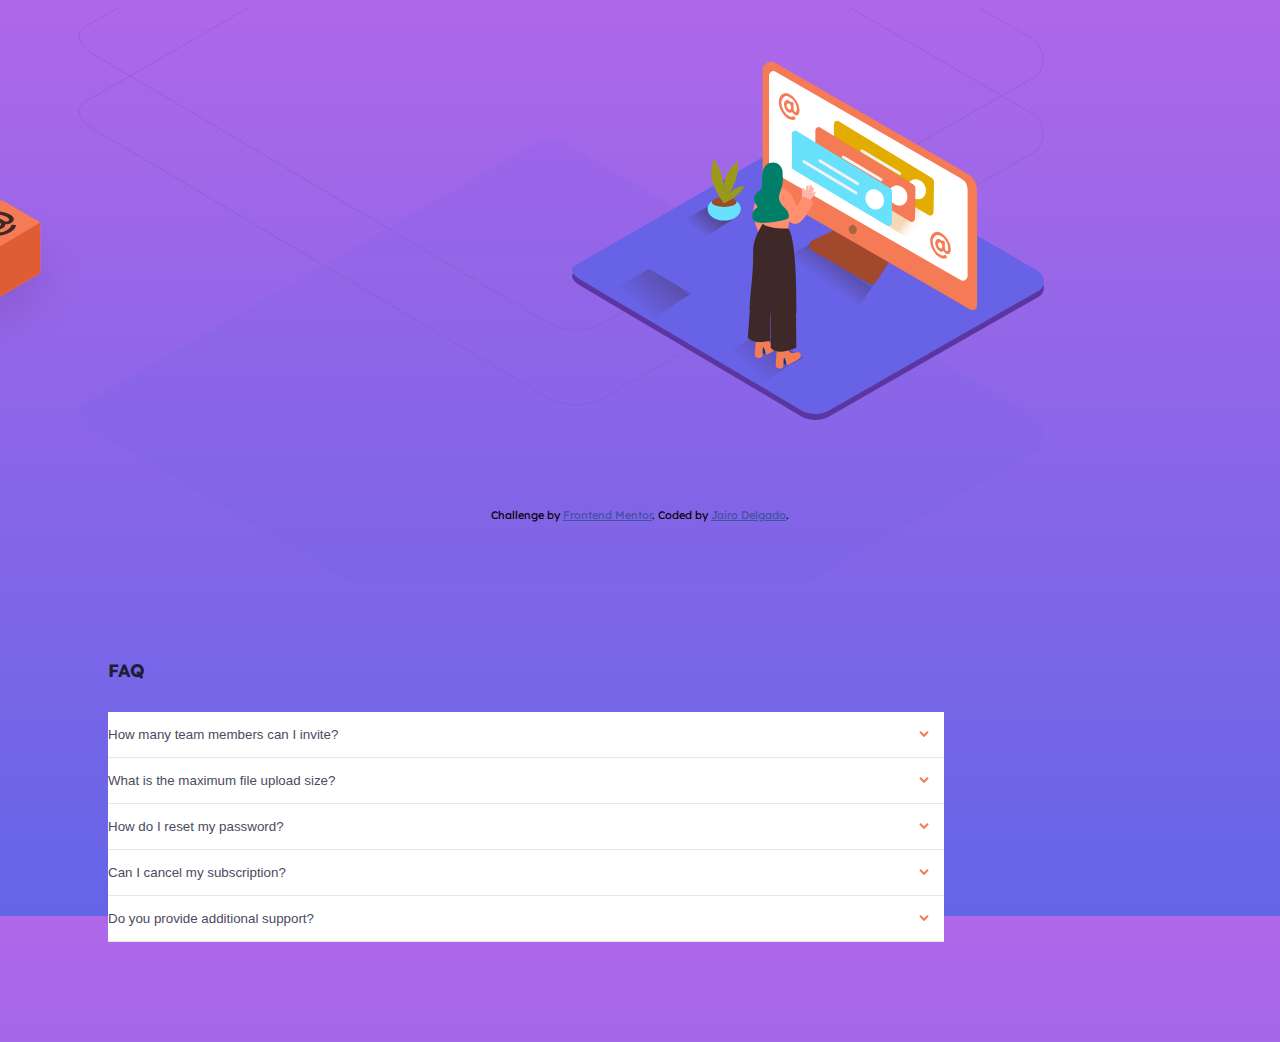
<file: index.html>
<!DOCTYPE html>
<html lang="en">

<head>
  <meta charset="UTF-8">
  <meta name="viewport" content="width=device-width, initial-scale=1.0">
  <!-- displays site properly based on user's device -->

  <link rel="icon" type="image/png" sizes="32x32" href="./images/favicon-32x32.png">

  <title>Frontend Mentor | FAQ Accordion Card</title>

  <!-- Feel free to remove these styles or customise in your own stylesheet 👍 -->

  <link href="https://cdn.jsdelivr.net/npm/bootstrap@5.2.0/dist/css/bootstrap.min.css" rel="stylesheet"
    integrity="sha384-gH2yIJqKdNHPEq0n4Mqa/HGKIhSkIHeL5AyhkYV8i59U5AR6csBvApHHNl/vI1Bx" crossorigin="anonymous">
  <link rel="stylesheet" href="style.css">
</head>

<body class="d-flex align-items-center">
  <div class="container">
    <div class="container bg-white d-flex align-items-center" id="card">
      <div class="row h-100 w-100">
        <div class="col-md-5 col-sm-12" id="image">
          <img id="box-img" src="images/illustration-box-desktop.svg" alt="">
          <div id="woman-background"></div>
        </div>
        <div class="col-md-7 col-sm-12" id="info">
          <h2>FAQ</h2>
          <button class="accordion">How many team members can I invite?</button>
          <div class="panel">
            <p>You can invite up to 2 additional users on the Free plan. There is no limit on
              team members for the Premium plan.</p>
          </div>

          <button class="accordion">What is the maximum file upload size?</button>
          <div class="panel">
            <p>No more than 2GB. All files in your account must fit your allotted storage space.</p>
          </div>

          <button class="accordion">How do I reset my password?</button>
          <div class="panel">
            <p>Click “Forgot password” from the login page or “Change password” from your profile page.
              A reset link will be emailed to you.</p>
          </div>

          <button class="accordion">Can I cancel my subscription?</button>
          <div class="panel">
            <p>Yes! Send us a message and we’ll process your request no questions asked.</p>
          </div>

          <button class="accordion">Do you provide additional support?</button>
          <div class="panel">
            <p>Chat and email support is available 24/7. Phone lines are open during normal business hours.</p>
          </div>

        </div>
      </div>



    </div>
    <div class="attribution">
      Challenge by <a href="https://www.frontendmentor.io?ref=challenge" target="_blank">Frontend Mentor</a>.
      Coded by <a href="https://www.frontendmentor.io/profile/gyro2006">Jairo Delgado</a>.
    </div>
  </div>


  <script>var acc = document.getElementsByClassName("accordion");
    var i;

    for (i = 0; i < acc.length; i++) {
      acc[i].addEventListener("click", function () {
        /* Toggle between adding and removing the "active" class,
        to highlight the button that controls the panel */
        this.classList.toggle("active");

        /* Toggle between hiding and showing the active panel */
        var panel = this.nextElementSibling;
        if (panel.style.maxHeight) {
          panel.style.maxHeight = null;
        } else {
          panel.style.maxHeight = panel.scrollHeight + "px";
        }
      });
    }</script>
  <script src="https://cdn.jsdelivr.net/npm/bootstrap@5.2.0/dist/js/bootstrap.bundle.min.js"
    integrity="sha384-A3rJD856KowSb7dwlZdYEkO39Gagi7vIsF0jrRAoQmDKKtQBHUuLZ9AsSv4jD4Xa"
    crossorigin="anonymous"></script>
</body>

</html>
</file>
<file: style.css>
@import url('https://fonts.googleapis.com/css2?family=Lexend+Deca&display=swap');

    .attribution {
      font-size: 11px;
      text-align: center;
    }

    .attribution a {
      color: hsl(228, 45%, 44%);
    }

    body {
      background-image: linear-gradient(hsl(273, 75%, 66%), hsl(240, 73%, 65%));
      height: 100vh;
      overflow: hidden;
      font-family: 'Lexend Deca', sans-serif;
      font-size: 12px;
    }

    #card {
      border-radius: 20px;
      width: 82%;
      height: 500px;
      max-height: 900px;
      padding: 0;
    }

    #image {
      background-image: url("images/bg-pattern-desktop.svg");
      background-repeat: no-repeat;
      background-position: 100% 67%;
      padding-left: 10px;
      padding-right: 0
    }

    #woman-background {
      background-image: url("images/illustration-woman-online-desktop.svg");
      background-repeat: no-repeat;
      height: 400px;
      position: relative;
      bottom: 140px;
      background-position: 100% 40%;
    }

    #info {
      padding: 75px 100px 100px 100px;
      overflow:hidden;
    }

    h2 {
      color:hsl(238, 29%, 16%);
      font-family: 'Lexend Deca', sans-serif;
      position: relative;
      bottom: 15px;

    }

    /* Style the buttons that are used to open and close the accordion panel */
    .accordion {
      background-color: white;
      color: hsl(237, 12%, 33%);
      cursor: pointer;
      padding: 15px 15px 15px 0;
      width: 100%;
      text-align: left;
      border: none;
      border-bottom: 1px solid hsl(240, 5%, 91%);
      outline: none;
      transition: 0.4s;
    }

    /* Add a background color to the button if it is clicked on (add the .active class with JS), and when you move the mouse over it (hover) */
    .active {
      font-weight: 700;
    }

    .accordion:hover {
      color: hsl(14, 88%, 65%);
    }

    /* Style the accordion panel. Note: hidden by default */
    .panel {
      color: hsl(240, 6%, 50%);
      padding: 0;
      background-color: white;
      max-height: 0;
      overflow: hidden;
      transition: max-height 0.2s ease-out;
    }

    .accordion:after {
      content: url("images/icon-arrow-down.svg");
      /* Unicode character for "plus" sign (+) */
      font-size: 12px;
      color: #777;
      float: right;
      margin-left: 5px;
    }

    .active:after {
      transform: rotate(180deg);
      /* Unicode character for "minus" sign (-) */
    }

    @media(min-width:768px){
      #box-img {
      position: relative;
      width: 180px;
      top: 190px;
      right: 110px;
      z-index: 1;
    }
    }

    @media(max-width:768px) {
      #box-img {
      display: none;
    }
      #card {
      border-radius: 20px;
      width: 82%;
      min-width: 350px;
      height: 500px;
      max-height: 900px;
      padding: 0;
    }

    #image {
      background-image: url("images/bg-pattern-mobile.svg");
      background-repeat: no-repeat;
      background-position: 65% 100% ;
      height: 30%;
      position: relative;
      padding-left: 70px;
      bottom: 35px;
      
    }

    #info {
      margin-left: 20px;
      padding: 20px;
      overflow:hidden;
      text-align: center;
    }

    #woman-background {
      background-image: url("images/illustration-woman-online-mobile.svg");
      background-repeat: no-repeat;
      background-position: 50% 30%;
      width: 250px;
      padding-left: 40px;
    }
    }
</file>
